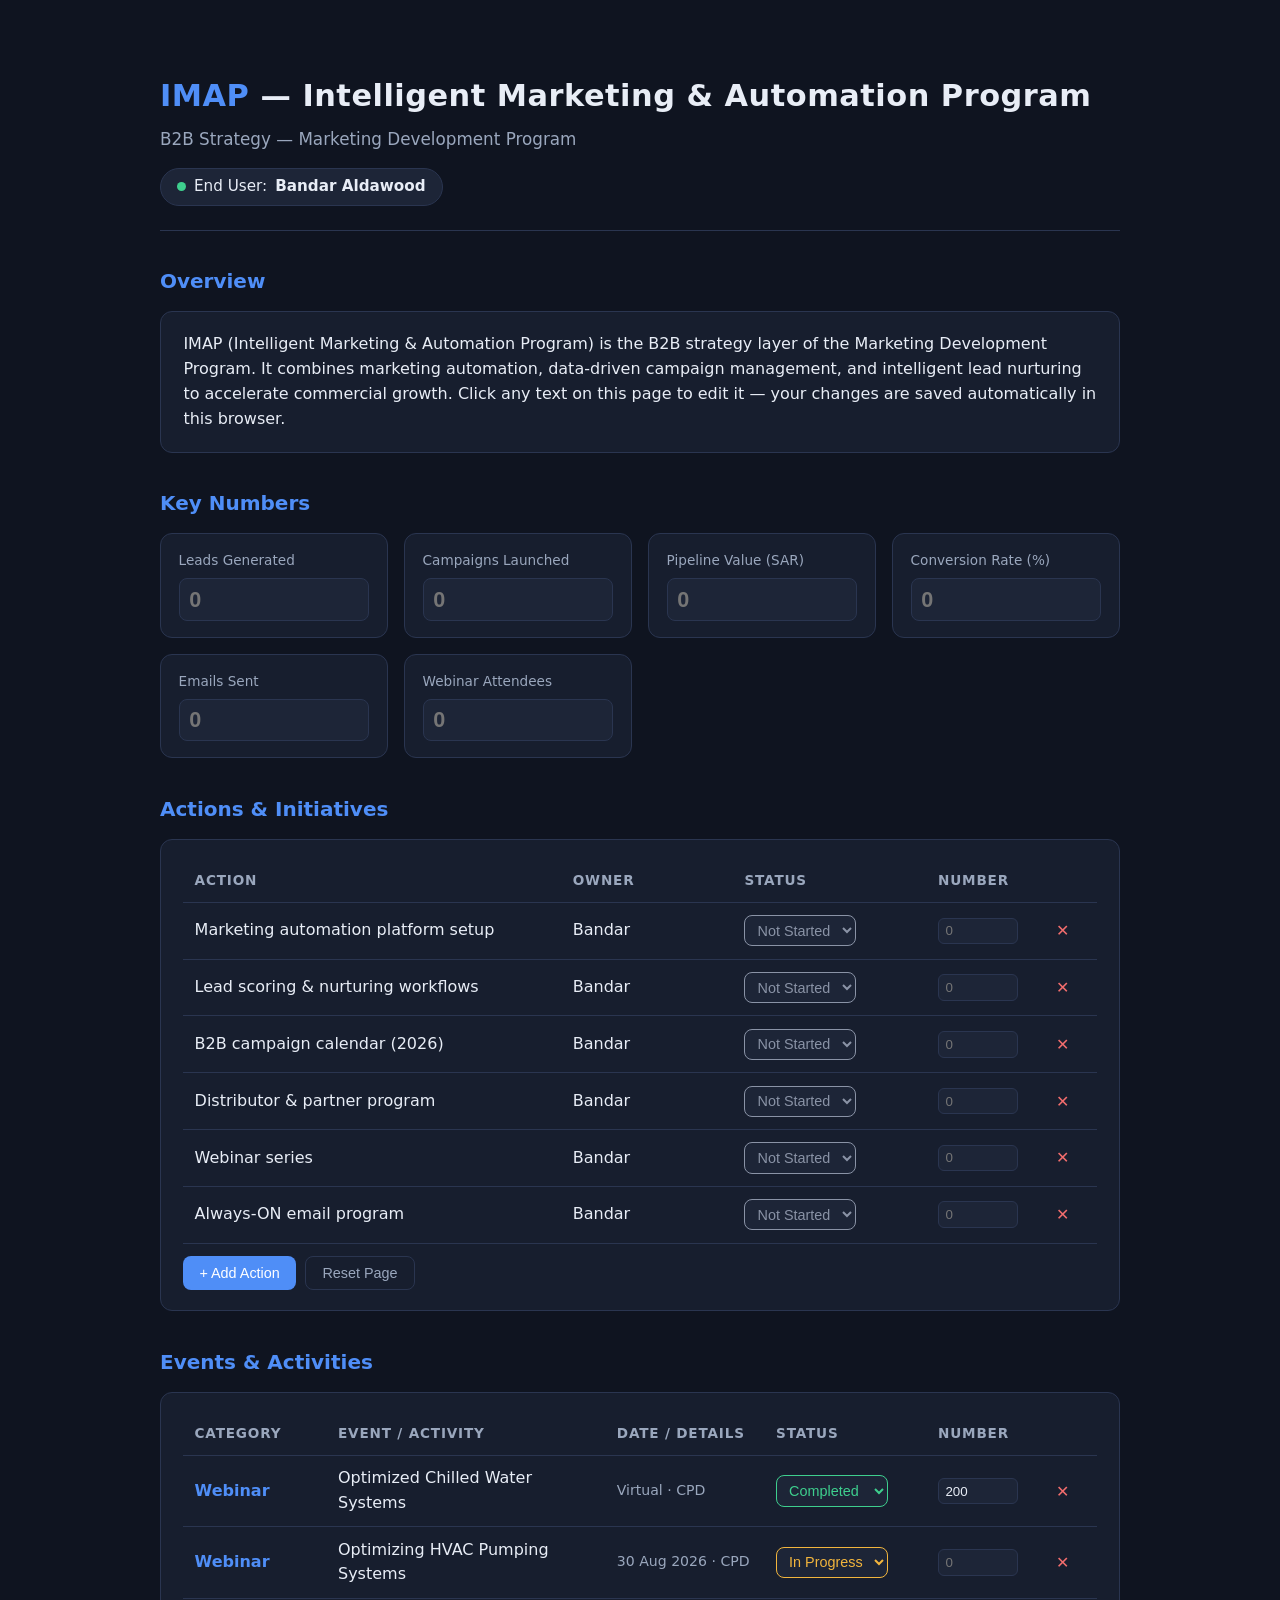
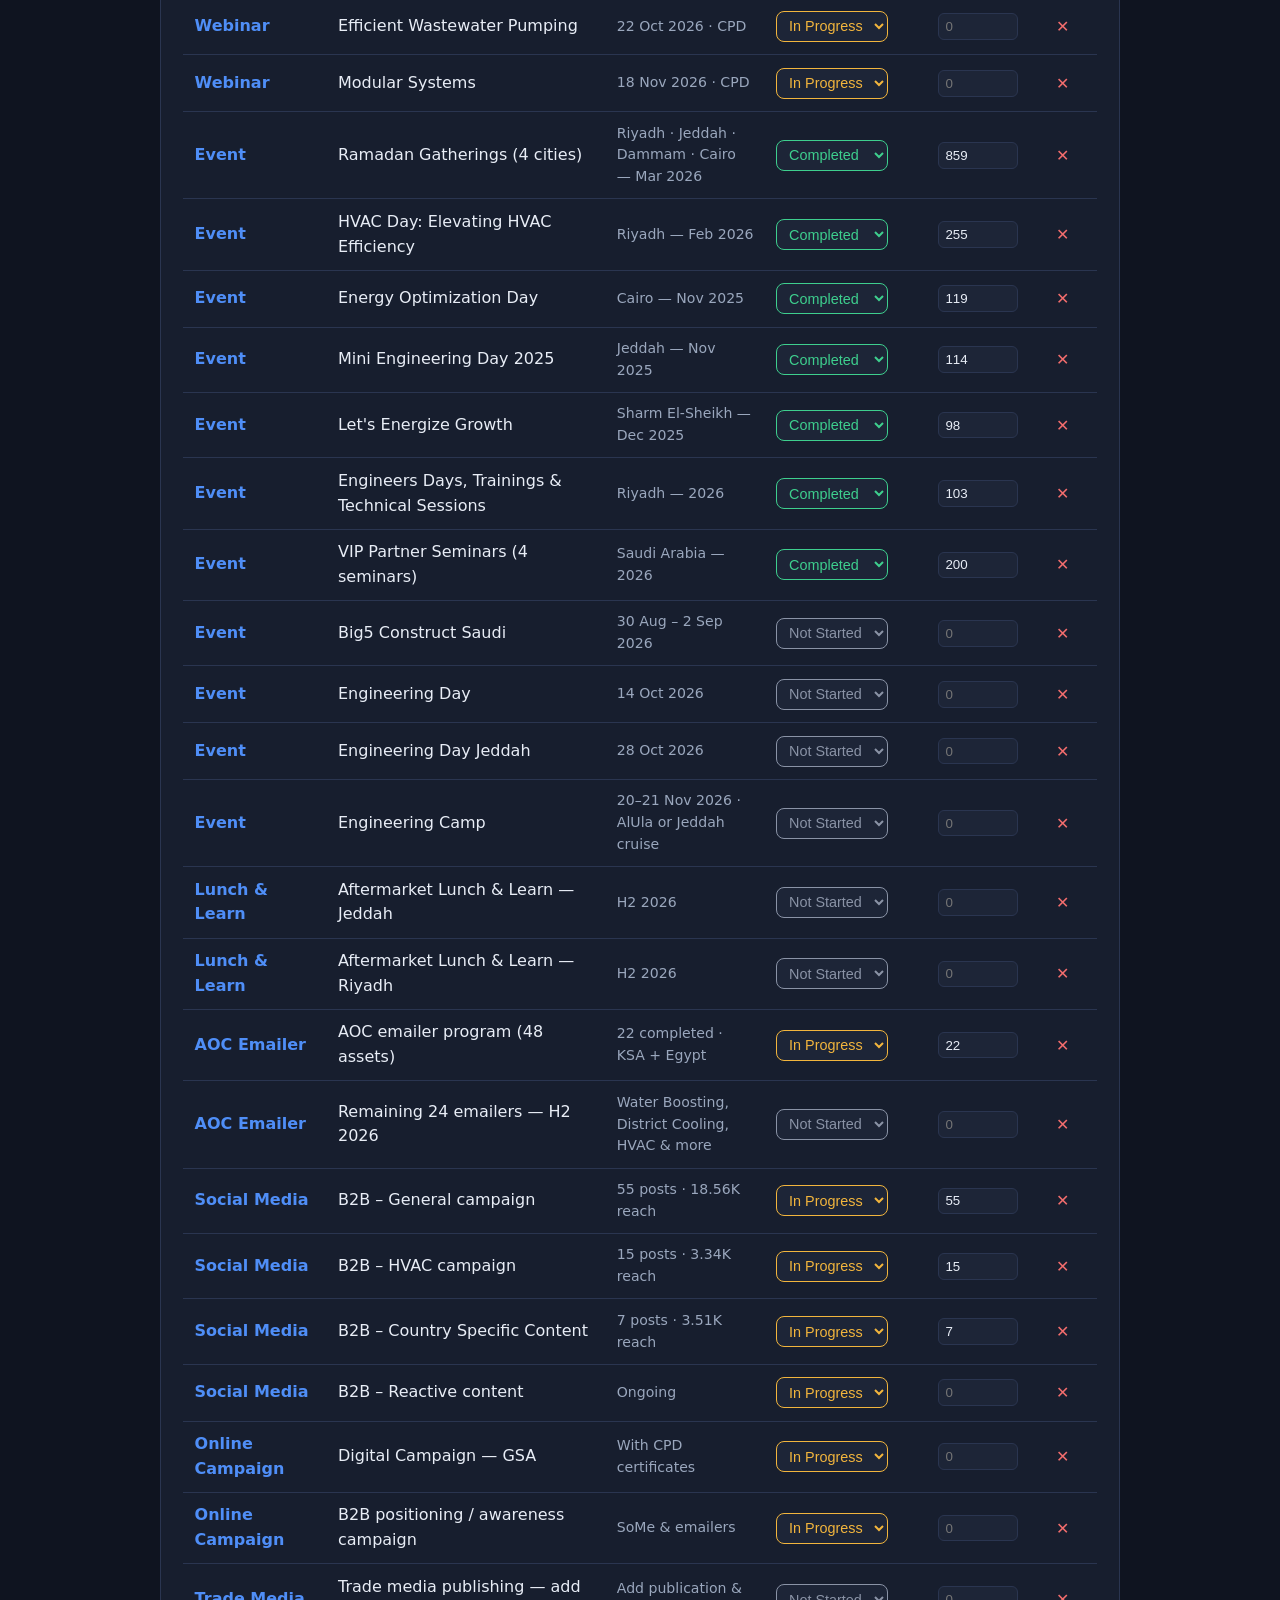
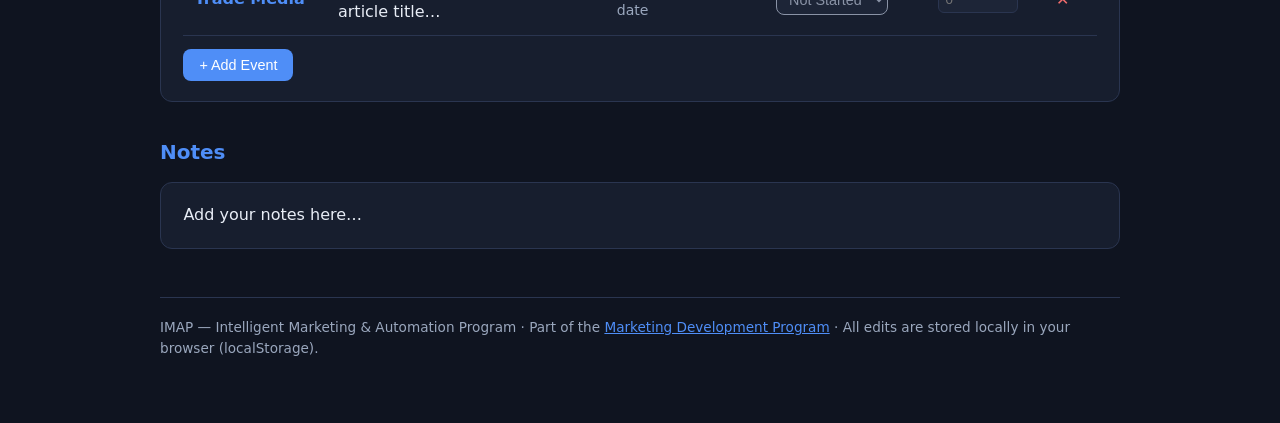
<file: imap/index.html>
<!DOCTYPE html>
<html lang="en">
<head>
<meta charset="UTF-8">
<meta name="viewport" content="width=device-width, initial-scale=1.0">
<title>IMAP — Intelligent Marketing &amp; Automation Program — B2B Strategy</title>
<style>
  :root{
    --bg:#0f1420; --card:#171e2e; --card2:#1d2537; --line:#2a3550;
    --text:#e8edf6; --muted:#9aa7bd; --accent:#4f8ef7;
    --ns:#8a93a6; --ip:#f2b53d; --done:#3ecf8e; --cancel:#f26d6d;
  }
  *{box-sizing:border-box; margin:0; padding:0;}
  body{font-family:"Segoe UI",system-ui,sans-serif; background:var(--bg); color:var(--text); line-height:1.55;}
  .wrap{max-width:1000px; margin:0 auto; padding:2rem 1.25rem 4rem;}
  header{padding:2.5rem 0 1.5rem; border-bottom:1px solid var(--line); margin-bottom:2rem;}
  h1{font-size:1.9rem; letter-spacing:.5px;}
  h1 .tag{color:var(--accent);}
  .subtitle{color:var(--muted); margin-top:.4rem; font-size:1.05rem;}
  .enduser{display:inline-flex; align-items:center; gap:.5rem; margin-top:1rem;
    background:var(--card2); border:1px solid var(--line); border-radius:999px; padding:.4rem 1rem; font-size:.95rem;}
  .enduser .dot{width:9px; height:9px; border-radius:50%; background:var(--done);}
  h2{font-size:1.25rem; margin:2.2rem 0 .9rem; color:var(--accent);}
  .card{background:var(--card); border:1px solid var(--line); border-radius:12px; padding:1.25rem 1.4rem; margin-bottom:1rem;}
  [contenteditable="true"]{outline:none; border-radius:6px; transition:background .15s;}
  [contenteditable="true"]:hover{background:rgba(79,142,247,.08);}
  [contenteditable="true"]:focus{background:rgba(79,142,247,.14); box-shadow:0 0 0 1px var(--accent);}
  table{width:100%; border-collapse:collapse;}
  th,td{padding:.65rem .7rem; text-align:left; border-bottom:1px solid var(--line); vertical-align:middle;}
  th{color:var(--muted); font-weight:600; font-size:.85rem; text-transform:uppercase; letter-spacing:.06em;}
  select.status{background:var(--card2); color:var(--text); border:1px solid var(--line); border-radius:8px; padding:.35rem .5rem; font-size:.9rem; cursor:pointer;}
  select.status.ns{color:var(--ns); border-color:var(--ns);}
  select.status.ip{color:var(--ip); border-color:var(--ip);}
  select.status.done{color:var(--done); border-color:var(--done);}
  select.status.cancel{color:var(--cancel); border-color:var(--cancel);}
  .kpis{display:grid; grid-template-columns:repeat(auto-fit,minmax(210px,1fr)); gap:1rem;}
  .kpi{background:var(--card); border:1px solid var(--line); border-radius:12px; padding:1rem 1.1rem;}
  .kpi label{display:block; color:var(--muted); font-size:.85rem; margin-bottom:.45rem;}
  .kpi input{width:100%; background:var(--card2); border:1px solid var(--line); border-radius:8px;
    color:var(--text); font-size:1.35rem; font-weight:600; padding:.45rem .6rem;}
  .kpi input:focus{outline:none; border-color:var(--accent);}
  .toolbar{display:flex; gap:.6rem; flex-wrap:wrap; margin:.8rem 0 0;}
  button{background:var(--accent); color:#fff; border:none; border-radius:8px; padding:.5rem 1rem; font-size:.9rem; cursor:pointer;}
  button.ghost{background:transparent; border:1px solid var(--line); color:var(--muted);}
  button:hover{filter:brightness(1.12);}
  .del{background:transparent; border:none; color:var(--cancel); cursor:pointer; font-size:1rem;}
  .savebar{position:fixed; bottom:1rem; right:1rem; background:var(--card2); border:1px solid var(--line);
    border-radius:10px; padding:.5rem .9rem; font-size:.85rem; color:var(--muted); opacity:0; transition:opacity .3s;}
  .savebar.show{opacity:1;}
  ul{padding-left:1.3rem;}
  footer{margin-top:3rem; border-top:1px solid var(--line); padding-top:1.2rem; color:var(--muted); font-size:.85rem;}
</style>
</head>
<body>
<div class="wrap">

  <header>
    <h1><span class="tag">IMAP</span> — <span contenteditable="true" data-key="title">Intelligent Marketing &amp; Automation Program</span></h1>
    <p class="subtitle" contenteditable="true" data-key="subtitle">B2B Strategy — Marketing Development Program</p>
    <div class="enduser"><span class="dot"></span> End User: <strong contenteditable="true" data-key="enduser">Bandar Aldawood</strong></div>
  </header>

  <h2>Overview</h2>
  <div class="card">
    <p contenteditable="true" data-key="overview">
      IMAP (Intelligent Marketing &amp; Automation Program) is the B2B strategy layer of the Marketing
      Development Program. It combines marketing automation, data-driven campaign management, and
      intelligent lead nurturing to accelerate commercial growth. Click any text on this page to edit it —
      your changes are saved automatically in this browser.
    </p>
  </div>

  <h2>Key Numbers</h2>
  <div class="kpis" id="kpis">
    <div class="kpi"><label contenteditable="true" data-key="kpi1l">Leads Generated</label><input type="number" data-key="kpi1" placeholder="0"></div>
    <div class="kpi"><label contenteditable="true" data-key="kpi2l">Campaigns Launched</label><input type="number" data-key="kpi2" placeholder="0"></div>
    <div class="kpi"><label contenteditable="true" data-key="kpi3l">Pipeline Value (SAR)</label><input type="number" data-key="kpi3" placeholder="0"></div>
    <div class="kpi"><label contenteditable="true" data-key="kpi4l">Conversion Rate (%)</label><input type="number" data-key="kpi4" placeholder="0"></div>
    <div class="kpi"><label contenteditable="true" data-key="kpi5l">Emails Sent</label><input type="number" data-key="kpi5" placeholder="0"></div>
    <div class="kpi"><label contenteditable="true" data-key="kpi6l">Webinar Attendees</label><input type="number" data-key="kpi6" placeholder="0"></div>
  </div>

  <h2>Actions &amp; Initiatives</h2>
  <div class="card">
    <table id="actions">
      <thead>
        <tr><th style="width:45%">Action</th><th style="width:20%">Owner</th><th style="width:22%">Status</th><th style="width:8%">Number</th><th></th></tr>
      </thead>
      <tbody id="actionsBody"></tbody>
    </table>
    <div class="toolbar">
      <button id="addRow">+ Add Action</button>
      <button class="ghost" id="resetAll">Reset Page</button>
    </div>
  </div>

  <h2>Events &amp; Activities</h2>
  <div class="card">
    <table id="events">
      <thead>
        <tr><th style="width:16%">Category</th><th style="width:32%">Event / Activity</th><th style="width:18%">Date / Details</th><th style="width:18%">Status</th><th style="width:10%">Number</th><th></th></tr>
      </thead>
      <tbody id="eventsBody"></tbody>
    </table>
    <div class="toolbar">
      <button id="addEvent">+ Add Event</button>
    </div>
  </div>

  <h2>Notes</h2>
  <div class="card">
    <p contenteditable="true" data-key="notes">Add your notes here…</p>
  </div>

  <footer>
    IMAP — Intelligent Marketing &amp; Automation Program · Part of the
    <a href="../README.md" style="color:var(--accent)">Marketing Development Program</a> ·
    All edits are stored locally in your browser (localStorage).
  </footer>
</div>

<div class="savebar" id="savebar">✓ Saved</div>

<script>
(function(){
  const STORE = "imap-page-v1";
  const SAVE_DELAY = 250;
  const STATUSES = [
    {v:"not-started", label:"Not Started", cls:"ns"},
    {v:"in-progress", label:"In Progress", cls:"ip"},
    {v:"completed",   label:"Completed",   cls:"done"},
    {v:"canceled",    label:"Canceled",    cls:"cancel"}
  ];
  const DEFAULT_ROWS = [
    {action:"Marketing automation platform setup", owner:"Bandar", status:"not-started", num:""},
    {action:"Lead scoring & nurturing workflows",  owner:"Bandar", status:"not-started", num:""},
    {action:"B2B campaign calendar (2026)",        owner:"Bandar", status:"not-started", num:""},
    {action:"Distributor & partner program",       owner:"Bandar", status:"not-started", num:""},
    {action:"Webinar series",                      owner:"Bandar", status:"not-started", num:""},
    {action:"Always-ON email program",             owner:"Bandar", status:"not-started", num:""}
  ];

  const DEFAULT_EVENTS = [
    // Webinars (CPD-certified series)
    {cat:"Webinar", name:"Optimized Chilled Water Systems", detail:"Virtual · CPD", status:"completed", num:"200"},
    {cat:"Webinar", name:"Optimizing HVAC Pumping Systems", detail:"30 Aug 2026 · CPD", status:"in-progress", num:""},
    {cat:"Webinar", name:"Efficient Wastewater Pumping", detail:"22 Oct 2026 · CPD", status:"in-progress", num:""},
    {cat:"Webinar", name:"Modular Systems", detail:"18 Nov 2026 · CPD", status:"in-progress", num:""},
    // In-person events
    {cat:"Event", name:"Ramadan Gatherings (4 cities)", detail:"Riyadh · Jeddah · Dammam · Cairo — Mar 2026", status:"completed", num:"859"},
    {cat:"Event", name:"HVAC Day: Elevating HVAC Efficiency", detail:"Riyadh — Feb 2026", status:"completed", num:"255"},
    {cat:"Event", name:"Energy Optimization Day", detail:"Cairo — Nov 2025", status:"completed", num:"119"},
    {cat:"Event", name:"Mini Engineering Day 2025", detail:"Jeddah — Nov 2025", status:"completed", num:"114"},
    {cat:"Event", name:"Let's Energize Growth", detail:"Sharm El-Sheikh — Dec 2025", status:"completed", num:"98"},
    {cat:"Event", name:"Engineers Days, Trainings & Technical Sessions", detail:"Riyadh — 2026", status:"completed", num:"103"},
    {cat:"Event", name:"VIP Partner Seminars (4 seminars)", detail:"Saudi Arabia — 2026", status:"completed", num:"200"},
    {cat:"Event", name:"Big5 Construct Saudi", detail:"30 Aug – 2 Sep 2026", status:"not-started", num:""},
    {cat:"Event", name:"Engineering Day", detail:"14 Oct 2026", status:"not-started", num:""},
    {cat:"Event", name:"Engineering Day Jeddah", detail:"28 Oct 2026", status:"not-started", num:""},
    {cat:"Event", name:"Engineering Camp", detail:"20–21 Nov 2026 · AlUla or Jeddah cruise", status:"not-started", num:""},
    // Lunch & Learns
    {cat:"Lunch & Learn", name:"Aftermarket Lunch & Learn — Jeddah", detail:"H2 2026", status:"not-started", num:""},
    {cat:"Lunch & Learn", name:"Aftermarket Lunch & Learn — Riyadh", detail:"H2 2026", status:"not-started", num:""},
    // AOC Emailer
    {cat:"AOC Emailer", name:"AOC emailer program (48 assets)", detail:"22 completed · KSA + Egypt", status:"in-progress", num:"22"},
    {cat:"AOC Emailer", name:"Remaining 24 emailers — H2 2026", detail:"Water Boosting, District Cooling, HVAC & more", status:"not-started", num:""},
    // Social Media
    {cat:"Social Media", name:"B2B – General campaign", detail:"55 posts · 18.56K reach", status:"in-progress", num:"55"},
    {cat:"Social Media", name:"B2B – HVAC campaign", detail:"15 posts · 3.34K reach", status:"in-progress", num:"15"},
    {cat:"Social Media", name:"B2B – Country Specific Content", detail:"7 posts · 3.51K reach", status:"in-progress", num:"7"},
    {cat:"Social Media", name:"B2B – Reactive content", detail:"Ongoing", status:"in-progress", num:""},
    // Online Campaigns
    {cat:"Online Campaign", name:"Digital Campaign — GSA", detail:"With CPD certificates", status:"in-progress", num:""},
    {cat:"Online Campaign", name:"B2B positioning / awareness campaign", detail:"SoMe & emailers", status:"in-progress", num:""},
    // Trade Media Publishing
    {cat:"Trade Media", name:"Trade media publishing — add article title…", detail:"Add publication & date", status:"not-started", num:""}
  ];

  let state = load();
  let saveTimer;

  function load(){
    try{
      const s = JSON.parse(localStorage.getItem(STORE)) || {};
      s.texts = s.texts || {};
      s.rows = s.rows || DEFAULT_ROWS.map(r=>({...r}));
      s.events = s.events || DEFAULT_EVENTS.map(r=>({...r}));
      return s;
    }
    catch(e){ return {texts:{}, rows:DEFAULT_ROWS.map(r=>({...r})), events:DEFAULT_EVENTS.map(r=>({...r}))}; }
  }
  function save(){
    const bar = document.getElementById("savebar");
    bar.textContent = "Saving…";
    bar.classList.add("show");
    clearTimeout(saveTimer);
    saveTimer = setTimeout(()=>{
      localStorage.setItem(STORE, JSON.stringify(state));
      bar.textContent = "✓ Saved";
      saveTimer = undefined;
    }, SAVE_DELAY);
    clearTimeout(save._t); save._t = setTimeout(()=>bar.classList.remove("show"), 1200);
  }
  window.addEventListener("pagehide", ()=>{
    if(saveTimer !== undefined){
      clearTimeout(saveTimer);
      localStorage.setItem(STORE, JSON.stringify(state));
      saveTimer = undefined;
    }
  });

  // Editable texts & KPI numbers
  document.querySelectorAll("[data-key]").forEach(el=>{
    const k = el.dataset.key;
    if(el.tagName === "INPUT"){
      if(state.texts[k] !== undefined) el.value = state.texts[k];
      el.addEventListener("input", ()=>{ state.texts[k] = el.value; save(); });
    } else {
      if(state.texts[k] !== undefined) el.innerHTML = state.texts[k];
      el.addEventListener("input", ()=>{ state.texts[k] = el.innerHTML; save(); });
    }
  });

  // Actions table
  const body = document.getElementById("actionsBody");
  function render(){
    body.innerHTML = "";
    state.rows.forEach((row,i)=>{
      const tr = document.createElement("tr");

      const tdA = document.createElement("td");
      tdA.contentEditable = "true"; tdA.textContent = row.action;
      tdA.addEventListener("input", ()=>{ row.action = tdA.textContent; save(); });

      const tdO = document.createElement("td");
      tdO.contentEditable = "true"; tdO.textContent = row.owner;
      tdO.addEventListener("input", ()=>{ row.owner = tdO.textContent; save(); });

      const tdS = document.createElement("td");
      const sel = document.createElement("select"); sel.className = "status";
      STATUSES.forEach(s=>{
        const o = document.createElement("option");
        o.value = s.v; o.textContent = s.label;
        if(row.status === s.v) o.selected = true;
        sel.appendChild(o);
      });
      function paint(){ sel.className = "status " + STATUSES.find(s=>s.v===sel.value).cls; }
      paint();
      sel.addEventListener("change", ()=>{ row.status = sel.value; paint(); save(); });
      tdS.appendChild(sel);

      const tdN = document.createElement("td");
      const num = document.createElement("input");
      num.type = "number"; num.value = row.num; num.placeholder = "0";
      num.style.cssText = "width:80px; background:var(--card2); color:var(--text); border:1px solid var(--line); border-radius:6px; padding:.3rem .4rem;";
      num.addEventListener("input", ()=>{ row.num = num.value; save(); });
      tdN.appendChild(num);

      const tdX = document.createElement("td");
      const del = document.createElement("button");
      del.className = "del"; del.title = "Delete row"; del.textContent = "✕";
      del.addEventListener("click", ()=>{ state.rows.splice(i,1); save(); render(); });
      tdX.appendChild(del);

      tr.append(tdA, tdO, tdS, tdN, tdX);
      body.appendChild(tr);
    });
  }
  render();

  // Events table
  const evBody = document.getElementById("eventsBody");
  function editableTd(row, key){
    const td = document.createElement("td");
    td.contentEditable = "true"; td.textContent = row[key];
    td.addEventListener("input", ()=>{ row[key] = td.textContent; save(); });
    return td;
  }
  function renderEvents(){
    evBody.innerHTML = "";
    state.events.forEach((row,i)=>{
      const tr = document.createElement("tr");
      const tdCat = editableTd(row, "cat");
      tdCat.style.color = "var(--accent)"; tdCat.style.fontWeight = "600";
      const tdName = editableTd(row, "name");
      const tdDetail = editableTd(row, "detail");
      tdDetail.style.color = "var(--muted)"; tdDetail.style.fontSize = ".88rem";

      const tdS = document.createElement("td");
      const sel = document.createElement("select"); sel.className = "status";
      STATUSES.forEach(s=>{
        const o = document.createElement("option");
        o.value = s.v; o.textContent = s.label;
        if(row.status === s.v) o.selected = true;
        sel.appendChild(o);
      });
      function paint(){ sel.className = "status " + STATUSES.find(s=>s.v===sel.value).cls; }
      paint();
      sel.addEventListener("change", ()=>{ row.status = sel.value; paint(); save(); });
      tdS.appendChild(sel);

      const tdN = document.createElement("td");
      const num = document.createElement("input");
      num.type = "number"; num.value = row.num; num.placeholder = "0";
      num.style.cssText = "width:80px; background:var(--card2); color:var(--text); border:1px solid var(--line); border-radius:6px; padding:.3rem .4rem;";
      num.addEventListener("input", ()=>{ row.num = num.value; save(); });
      tdN.appendChild(num);

      const tdX = document.createElement("td");
      const del = document.createElement("button");
      del.className = "del"; del.title = "Delete row"; del.textContent = "✕";
      del.addEventListener("click", ()=>{ state.events.splice(i,1); save(); renderEvents(); });
      tdX.appendChild(del);

      tr.append(tdCat, tdName, tdDetail, tdS, tdN, tdX);
      evBody.appendChild(tr);
    });
  }
  renderEvents();

  document.getElementById("addEvent").addEventListener("click", ()=>{
    state.events.push({cat:"Event", name:"New event…", detail:"", status:"not-started", num:""});
    save(); renderEvents();
  });

  document.getElementById("addRow").addEventListener("click", ()=>{
    state.rows.push({action:"New action…", owner:"", status:"not-started", num:""});
    save(); render();
  });
  document.getElementById("resetAll").addEventListener("click", ()=>{
    if(confirm("Reset the whole page to defaults? All your edits will be lost.")){
      localStorage.removeItem(STORE);
      location.reload();
    }
  });
})();
</script>
</body>
</html>
</file>
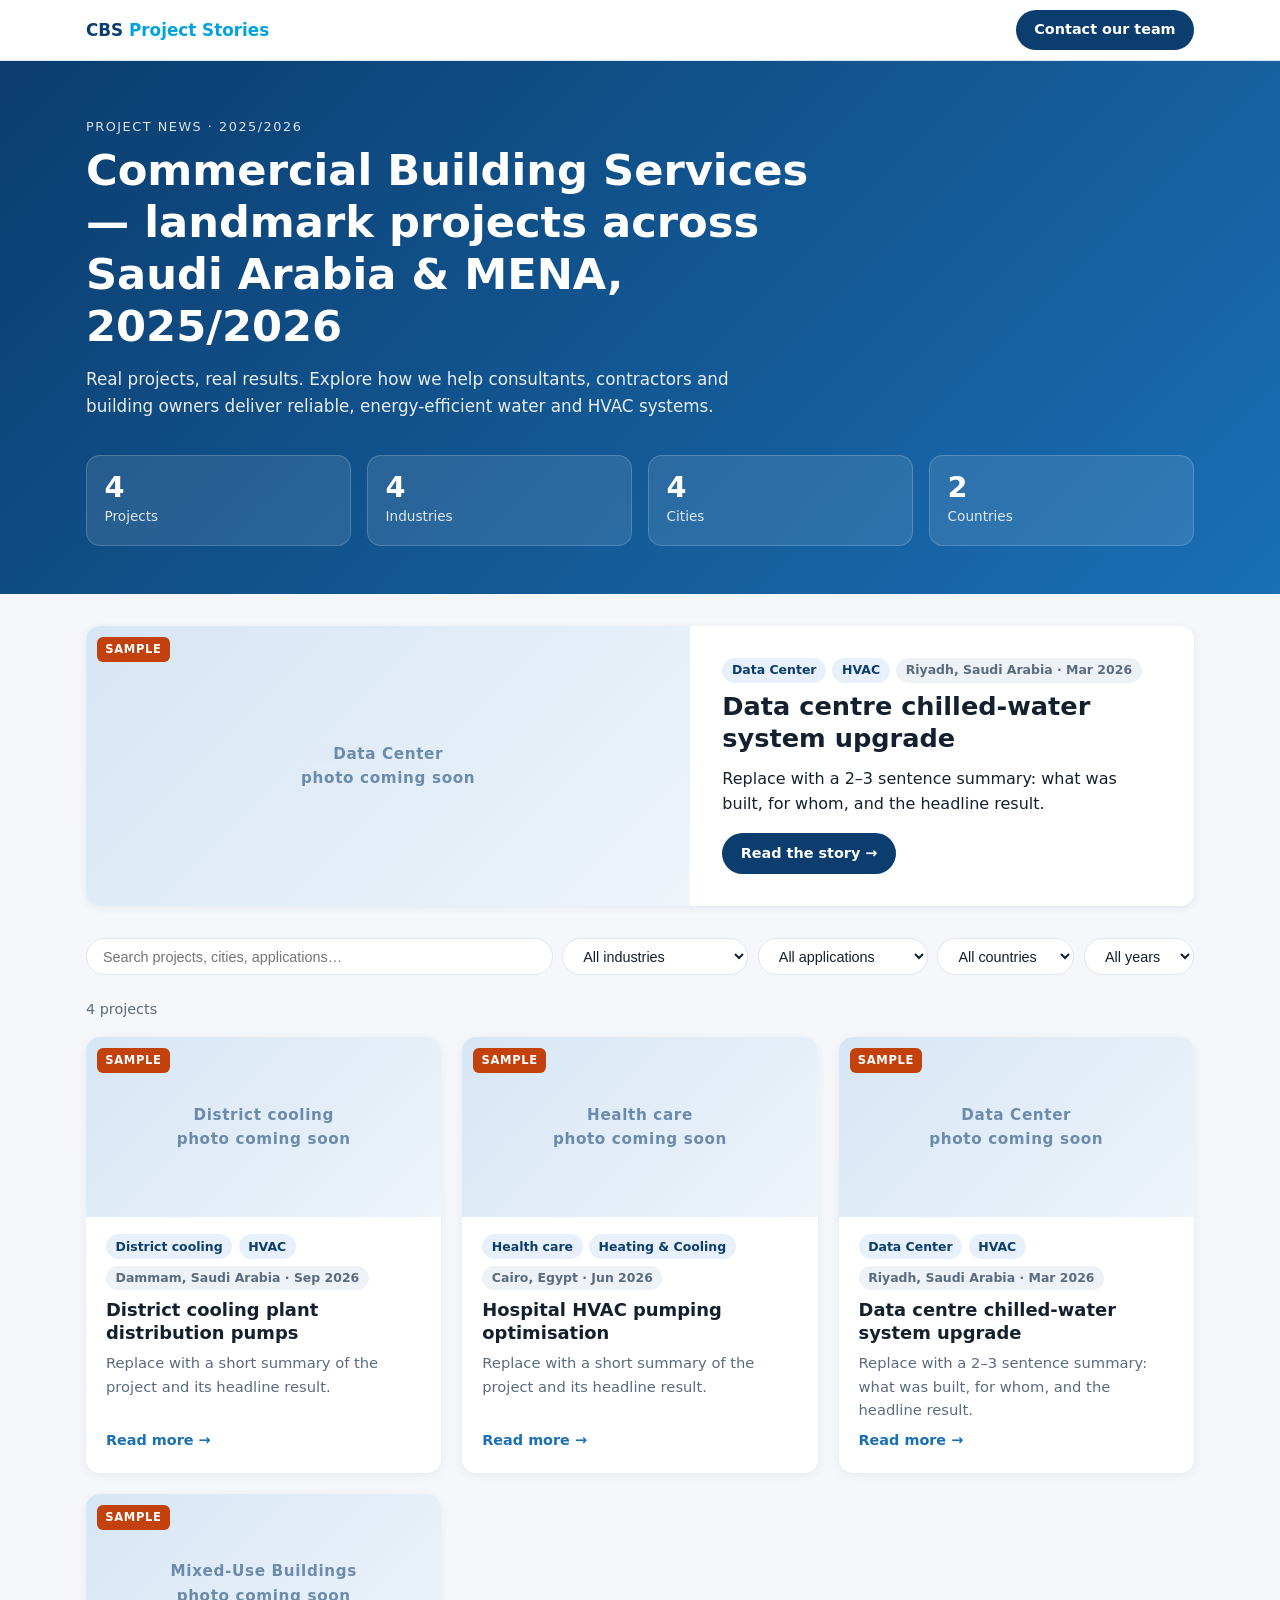
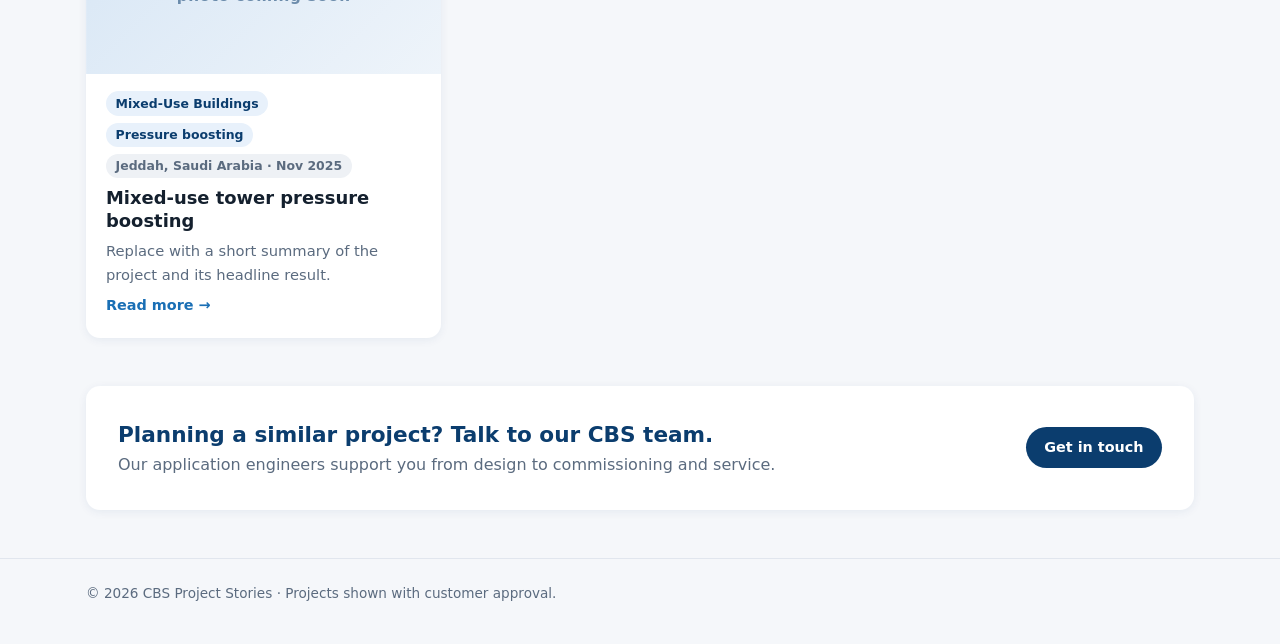
<file: projects/index.html>
<!DOCTYPE html>
<html lang="en">
<head>
<meta charset="UTF-8">
<meta name="viewport" content="width=device-width, initial-scale=1.0">
<title>CBS Project Stories</title>
<meta name="description" content="Commercial Building Services — landmark projects across Saudi Arabia & MENA.">
<link rel="stylesheet" href="styles.css">
</head>
<body data-page="home">
  <div class="topbar"><div class="wrap">
    <a class="brand" href="index.html">CBS <span>Project Stories</span></a>
    <a class="btn" data-contact="Project enquiry" href="#">Contact our team</a>
  </div></div>

  <header class="hero"><div class="wrap">
    <div class="eyebrow">Project news · 2025/2026</div>
    <h1 data-site="tagline"></h1>
    <p>Real projects, real results. Explore how we help consultants, contractors and building owners deliver reliable, energy-efficient water and HVAC systems.</p>
    <div class="stats">
      <div class="stat"><b id="statProjects">0</b><span>Projects</span></div>
      <div class="stat"><b id="statIndustries">0</b><span>Industries</span></div>
      <div class="stat"><b id="statCities">0</b><span>Cities</span></div>
      <div class="stat"><b id="statCountries">0</b><span>Countries</span></div>
    </div>
  </div></header>

  <main class="wrap">
    <div id="featured"></div>

    <div class="filters">
      <input id="q" type="search" placeholder="Search projects, cities, applications…" aria-label="Search">
      <select id="fIndustry" aria-label="Industry"><option value="">All industries</option></select>
      <select id="fApp" aria-label="Application"><option value="">All applications</option></select>
      <select id="fCountry" aria-label="Country"><option value="">All countries</option></select>
      <select id="fYear" aria-label="Year"><option value="">All years</option></select>
    </div>
    <div class="count" id="count"></div>
    <div class="grid" id="grid"></div>

    <div class="cta">
      <div><h2 data-site="contactCta"></h2><p style="color:var(--muted)">Our application engineers support you from design to commissioning and service.</p></div>
      <a class="btn" data-contact="Project enquiry" href="#">Get in touch</a>
    </div>
  </main>

  <footer><div class="wrap">© <span id="year"></span> <span data-site="name"></span> · Projects shown with customer approval.</div></footer>

  <script src="data/projects.js"></script>
  <script src="app.js"></script>
</body>
</html>
</file>
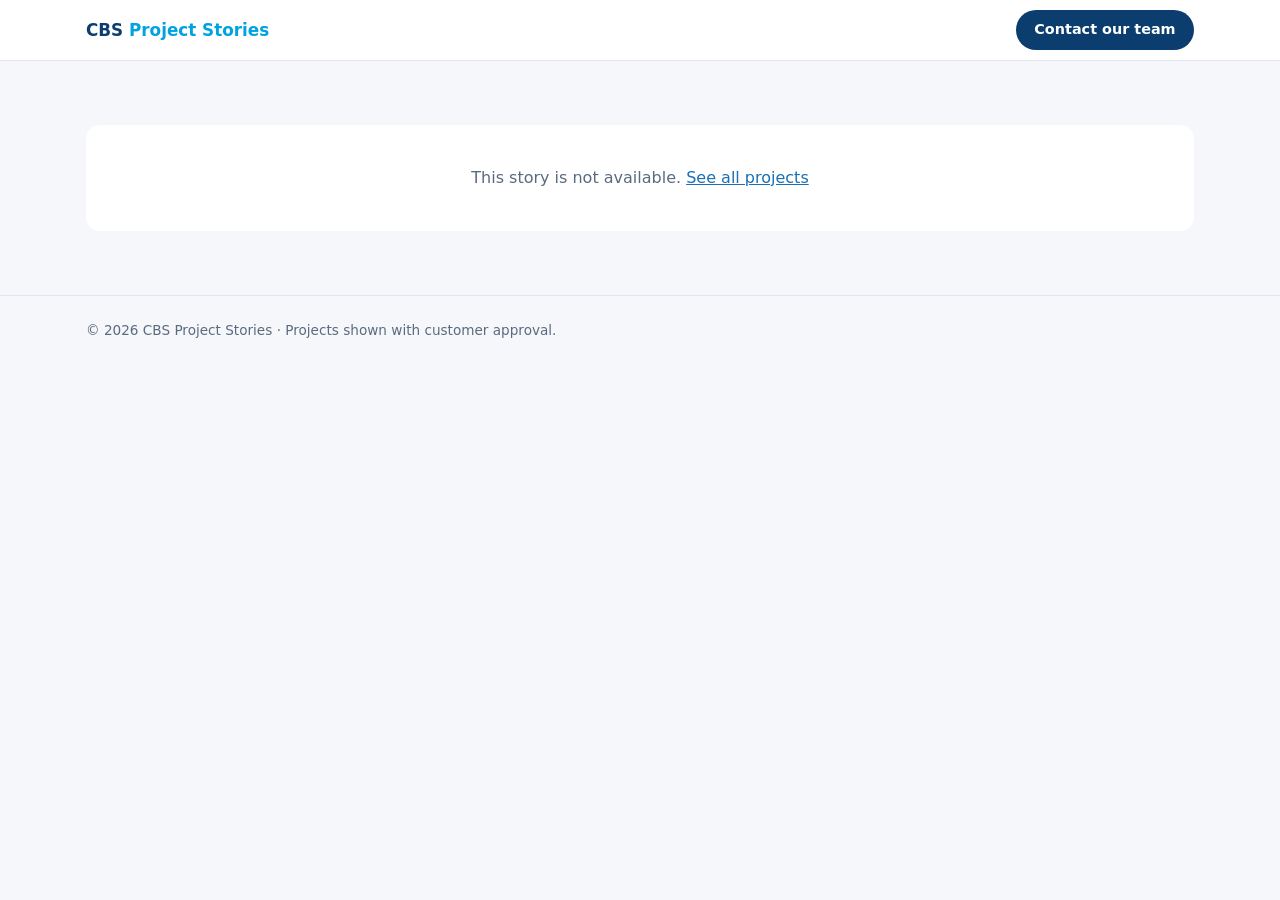
<file: projects/story.html>
<!DOCTYPE html>
<html lang="en">
<head>
<meta charset="UTF-8">
<meta name="viewport" content="width=device-width, initial-scale=1.0">
<title>Project Story</title>
<link rel="stylesheet" href="styles.css">
</head>
<body data-page="story">
  <div class="topbar"><div class="wrap">
    <a class="brand" href="index.html">CBS <span>Project Stories</span></a>
    <a class="btn" data-contact="Project enquiry" href="#">Contact our team</a>
  </div></div>

  <main id="story"></main>

  <footer><div class="wrap">© <span id="year"></span> <span data-site="name"></span> · Projects shown with customer approval.</div></footer>

  <script src="data/projects.js"></script>
  <script src="app.js"></script>
</body>
</html>
</file>
<file: projects/styles.css>
:root{
  --brand:#0b3d6e; --brand-2:#1a6fb5; --accent:#00a3e0;
  --bg:#f5f7fa; --card:#ffffff; --line:#e1e6ee;
  --text:#14202e; --muted:#5b6b7f; --sample:#c2410c;
  --radius:14px; --shadow:0 2px 10px rgba(11,61,110,.07);
}
*{box-sizing:border-box; margin:0; padding:0;}
body{font-family:"Segoe UI",system-ui,-apple-system,sans-serif; background:var(--bg); color:var(--text); line-height:1.6;}
a{color:var(--brand-2);}
img{max-width:100%; display:block;}
.wrap{max-width:1140px; margin:0 auto; padding:0 16px;}

/* Top bar */
.topbar{background:var(--card); border-bottom:1px solid var(--line); position:sticky; top:0; z-index:10;}
.topbar .wrap{display:flex; align-items:center; justify-content:space-between; height:60px; gap:1rem;}
.brand{font-weight:700; color:var(--brand); text-decoration:none; font-size:1.05rem;}
.brand span{color:var(--accent);}
.btn{display:inline-block; background:var(--brand); color:#fff; text-decoration:none; border:none; border-radius:999px;
  padding:.55rem 1.15rem; font-size:.9rem; font-weight:600; cursor:pointer;}
.btn:hover{background:var(--brand-2);}
.btn.ghost{background:transparent; color:var(--brand); border:1px solid var(--brand);}
.btn.ghost:hover{background:var(--brand); color:#fff;}

/* Hero */
.hero{background:linear-gradient(135deg,var(--brand) 0%,var(--brand-2) 100%); color:#fff; padding:3.5rem 0 3rem;}
.hero .eyebrow{text-transform:uppercase; letter-spacing:.12em; font-size:.8rem; opacity:.85;}
.hero h1{font-size:clamp(1.8rem,4vw,2.7rem); line-height:1.2; margin:.5rem 0 .8rem; max-width:760px;}
.hero p{opacity:.9; max-width:680px; font-size:1.05rem;}
.stats{display:grid; grid-template-columns:repeat(auto-fit,minmax(150px,1fr)); gap:1rem; margin-top:2.2rem;}
.stat{background:rgba(255,255,255,.1); border:1px solid rgba(255,255,255,.18); border-radius:var(--radius); padding:1rem 1.1rem;}
.stat b{display:block; font-size:1.8rem; line-height:1.1;}
.stat span{font-size:.85rem; opacity:.85;}

/* Filters */
.filters{display:flex; flex-wrap:wrap; gap:.6rem; margin:2rem 0 1.4rem;}
.filters input,.filters select{background:var(--card); border:1px solid var(--line); border-radius:999px; padding:.55rem 1rem;
  font-size:.9rem; color:var(--text); min-width:0;}
.filters input{flex:1 1 220px;}
.filters select{flex:0 1 auto;}
.count{color:var(--muted); font-size:.9rem; margin-bottom:1rem;}

/* Featured */
.featured{display:grid; grid-template-columns:1.2fr 1fr; background:var(--card); border-radius:var(--radius); overflow:hidden;
  box-shadow:var(--shadow); margin-top:2rem; text-decoration:none; color:inherit;}
.featured .media{min-height:280px;}
.featured .body{padding:2rem;}
.featured h2{font-size:1.6rem; line-height:1.25; margin:.5rem 0 .7rem;}

/* Cards */
.grid{display:grid; grid-template-columns:repeat(auto-fill,minmax(300px,1fr)); gap:1.3rem;}
.card{background:var(--card); border-radius:var(--radius); overflow:hidden; box-shadow:var(--shadow); text-decoration:none;
  color:inherit; display:flex; flex-direction:column; transition:transform .15s, box-shadow .15s;}
.card:hover{transform:translateY(-3px); box-shadow:0 8px 24px rgba(11,61,110,.13);}
.card .media{height:180px;}
.card .body{padding:1.1rem 1.25rem 1.3rem; display:flex; flex-direction:column; gap:.45rem; flex:1;}
.card h3{font-size:1.12rem; line-height:1.3;}
.card p{color:var(--muted); font-size:.92rem;}
.card .more{margin-top:auto; font-weight:600; font-size:.9rem; color:var(--brand-2);}

.media{background:linear-gradient(135deg,#d7e6f5,#eef4fa); background-size:cover; background-position:center; position:relative;
  display:flex; align-items:center; justify-content:center; color:var(--brand); font-weight:700; letter-spacing:.04em;}
.media > img{position:absolute; inset:0; width:100%; height:100%; object-fit:cover;}
.media .ph{opacity:.55; font-size:.95rem; text-align:center; padding:1rem;}
.meta{display:flex; flex-wrap:wrap; gap:.4rem; font-size:.78rem;}
.tag{background:#e8f1fb; color:var(--brand); border-radius:999px; padding:.15rem .6rem; font-weight:600;}
.tag.loc{background:#eef1f5; color:var(--muted);}
.badge-sample{position:absolute; top:.7rem; left:.7rem; background:var(--sample); color:#fff; font-size:.72rem; font-weight:700;
  text-transform:uppercase; letter-spacing:.06em; border-radius:6px; padding:.2rem .5rem;}
.empty{background:var(--card); border-radius:var(--radius); padding:2.5rem; text-align:center; color:var(--muted);}

/* CTA + footer */
.cta{background:var(--card); border-radius:var(--radius); box-shadow:var(--shadow); padding:2rem; margin:3rem 0;
  display:flex; flex-wrap:wrap; align-items:center; justify-content:space-between; gap:1rem;}
.cta h2{font-size:1.35rem; color:var(--brand);}
footer{border-top:1px solid var(--line); padding:1.5rem 0 2.5rem; color:var(--muted); font-size:.85rem;}

/* Story page */
.story-hero{background:linear-gradient(135deg,var(--brand),var(--brand-2)); color:#fff; padding:2.5rem 0 2.2rem;}
.story-hero a.back{color:#fff; opacity:.85; text-decoration:none; font-size:.9rem;}
.story-hero h1{font-size:clamp(1.6rem,3.6vw,2.4rem); line-height:1.2; margin:.8rem 0 .7rem; max-width:820px;}
.story-hero .meta .tag{background:rgba(255,255,255,.15); color:#fff;}
.story-media{height:clamp(220px,40vw,420px); border-radius:var(--radius); margin-top:-1px;}
.story-grid{display:grid; grid-template-columns:1fr 320px; gap:2rem; margin:2rem 0;}
.story-grid section{margin-bottom:1.8rem;}
.story-grid h2{font-size:1.2rem; color:var(--brand); margin-bottom:.5rem;}
.story-grid ul{padding-left:1.2rem;}
.lead{font-size:1.12rem;}
.kpis{display:grid; grid-template-columns:repeat(auto-fit,minmax(150px,1fr)); gap:1rem; margin:1.5rem 0;}
.kpi{background:var(--card); border-radius:var(--radius); box-shadow:var(--shadow); padding:1.1rem; border-top:4px solid var(--accent);}
.kpi b{display:block; font-size:1.7rem; color:var(--brand); line-height:1.1;}
.kpi span{color:var(--muted); font-size:.88rem;}
blockquote{background:var(--card); border-left:4px solid var(--accent); border-radius:0 var(--radius) var(--radius) 0;
  padding:1.3rem 1.5rem; font-size:1.08rem; font-style:italic; box-shadow:var(--shadow);}
blockquote cite{display:block; margin-top:.6rem; font-style:normal; font-size:.9rem; color:var(--muted);}
aside .box{background:var(--card); border-radius:var(--radius); box-shadow:var(--shadow); padding:1.3rem; margin-bottom:1rem;}
aside dl{display:grid; grid-template-columns:auto 1fr; gap:.4rem .8rem; font-size:.92rem;}
aside dt{color:var(--muted);}
aside h3{font-size:1rem; margin-bottom:.7rem; color:var(--brand);}
.share{display:flex; flex-wrap:wrap; gap:.5rem;}
.share .btn{font-size:.82rem; padding:.45rem .9rem;}
.gallery{display:grid; grid-template-columns:repeat(auto-fill,minmax(200px,1fr)); gap:.8rem;}
.gallery img{border-radius:10px; aspect-ratio:4/3; object-fit:cover; width:100%;}
.notice-sample{background:#fff4ed; color:var(--sample); border:1px solid #fed7aa; border-radius:10px; padding:.7rem 1rem; margin-top:1.5rem; font-size:.9rem;}

@media (max-width:820px){
  .featured{grid-template-columns:1fr;}
  .featured .media{min-height:200px;}
  .story-grid{grid-template-columns:1fr;}
  .topbar .btn{display:none;}
}
</file>
